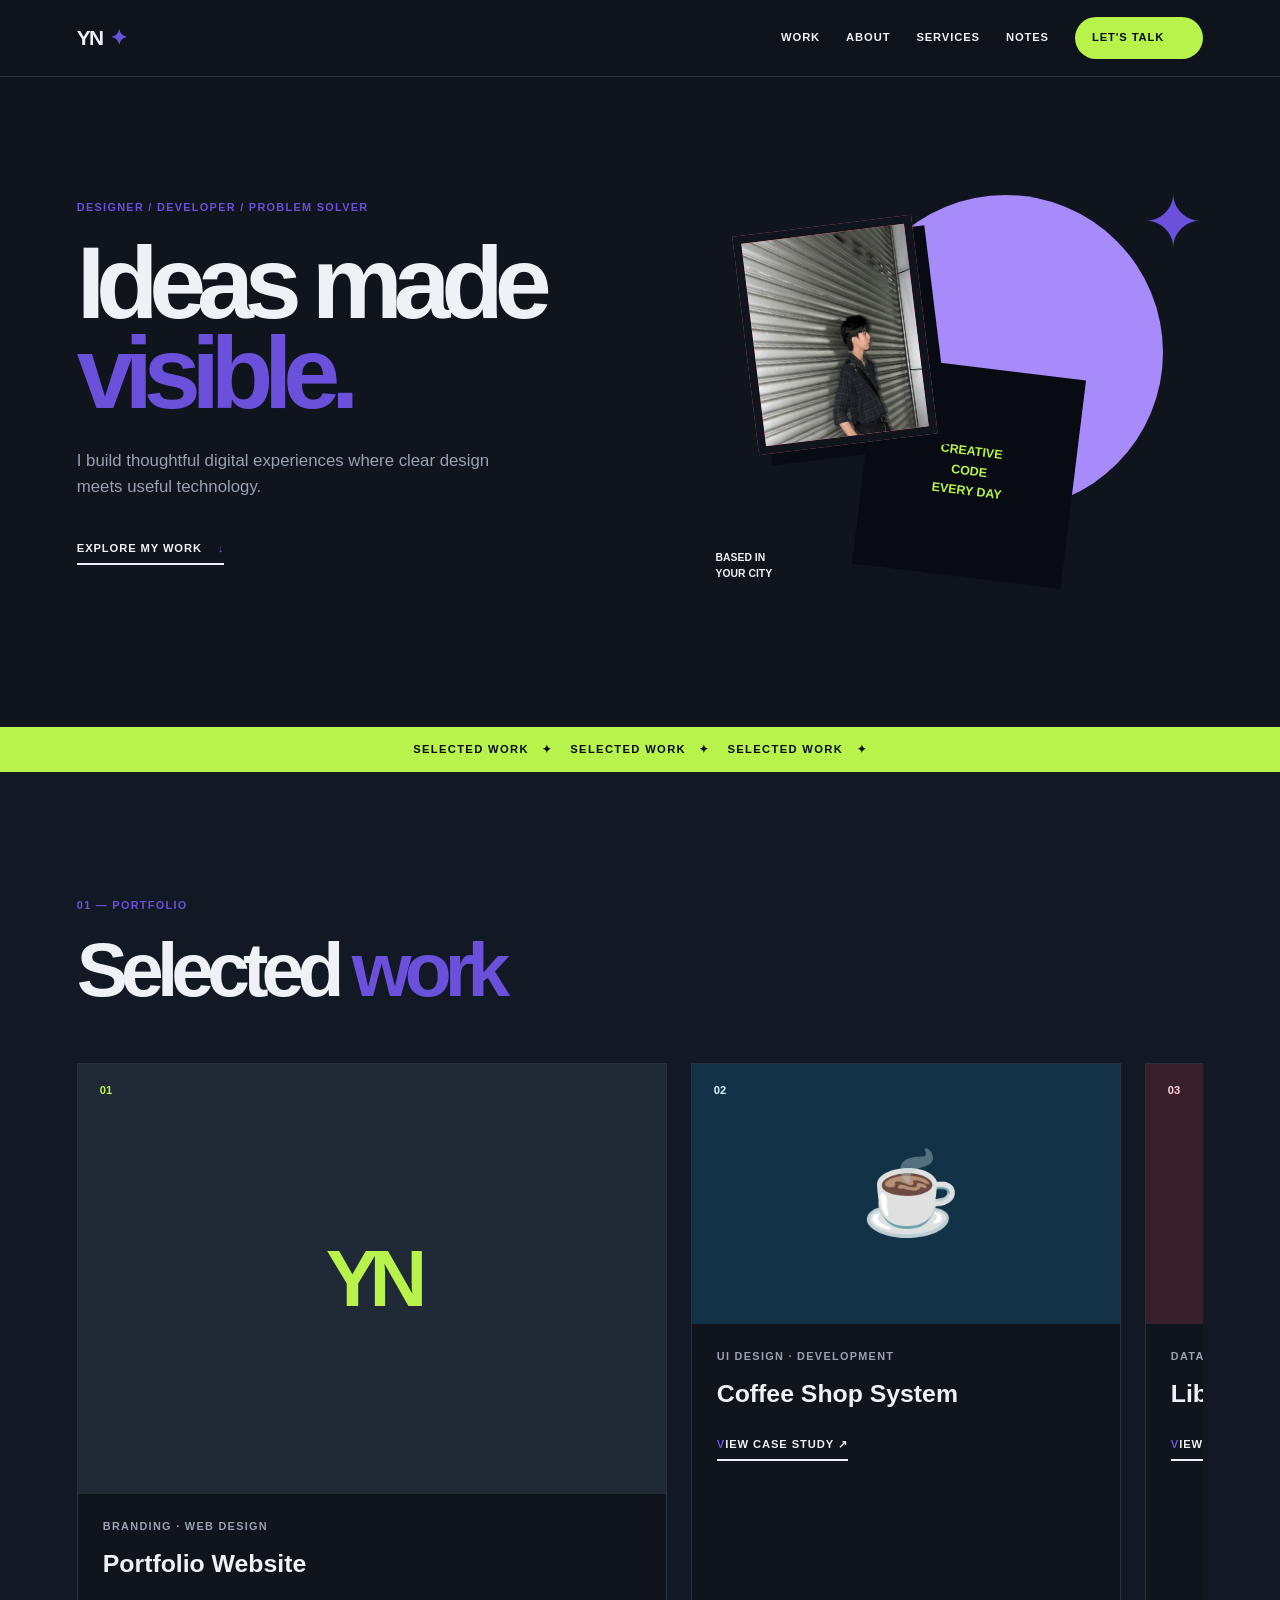
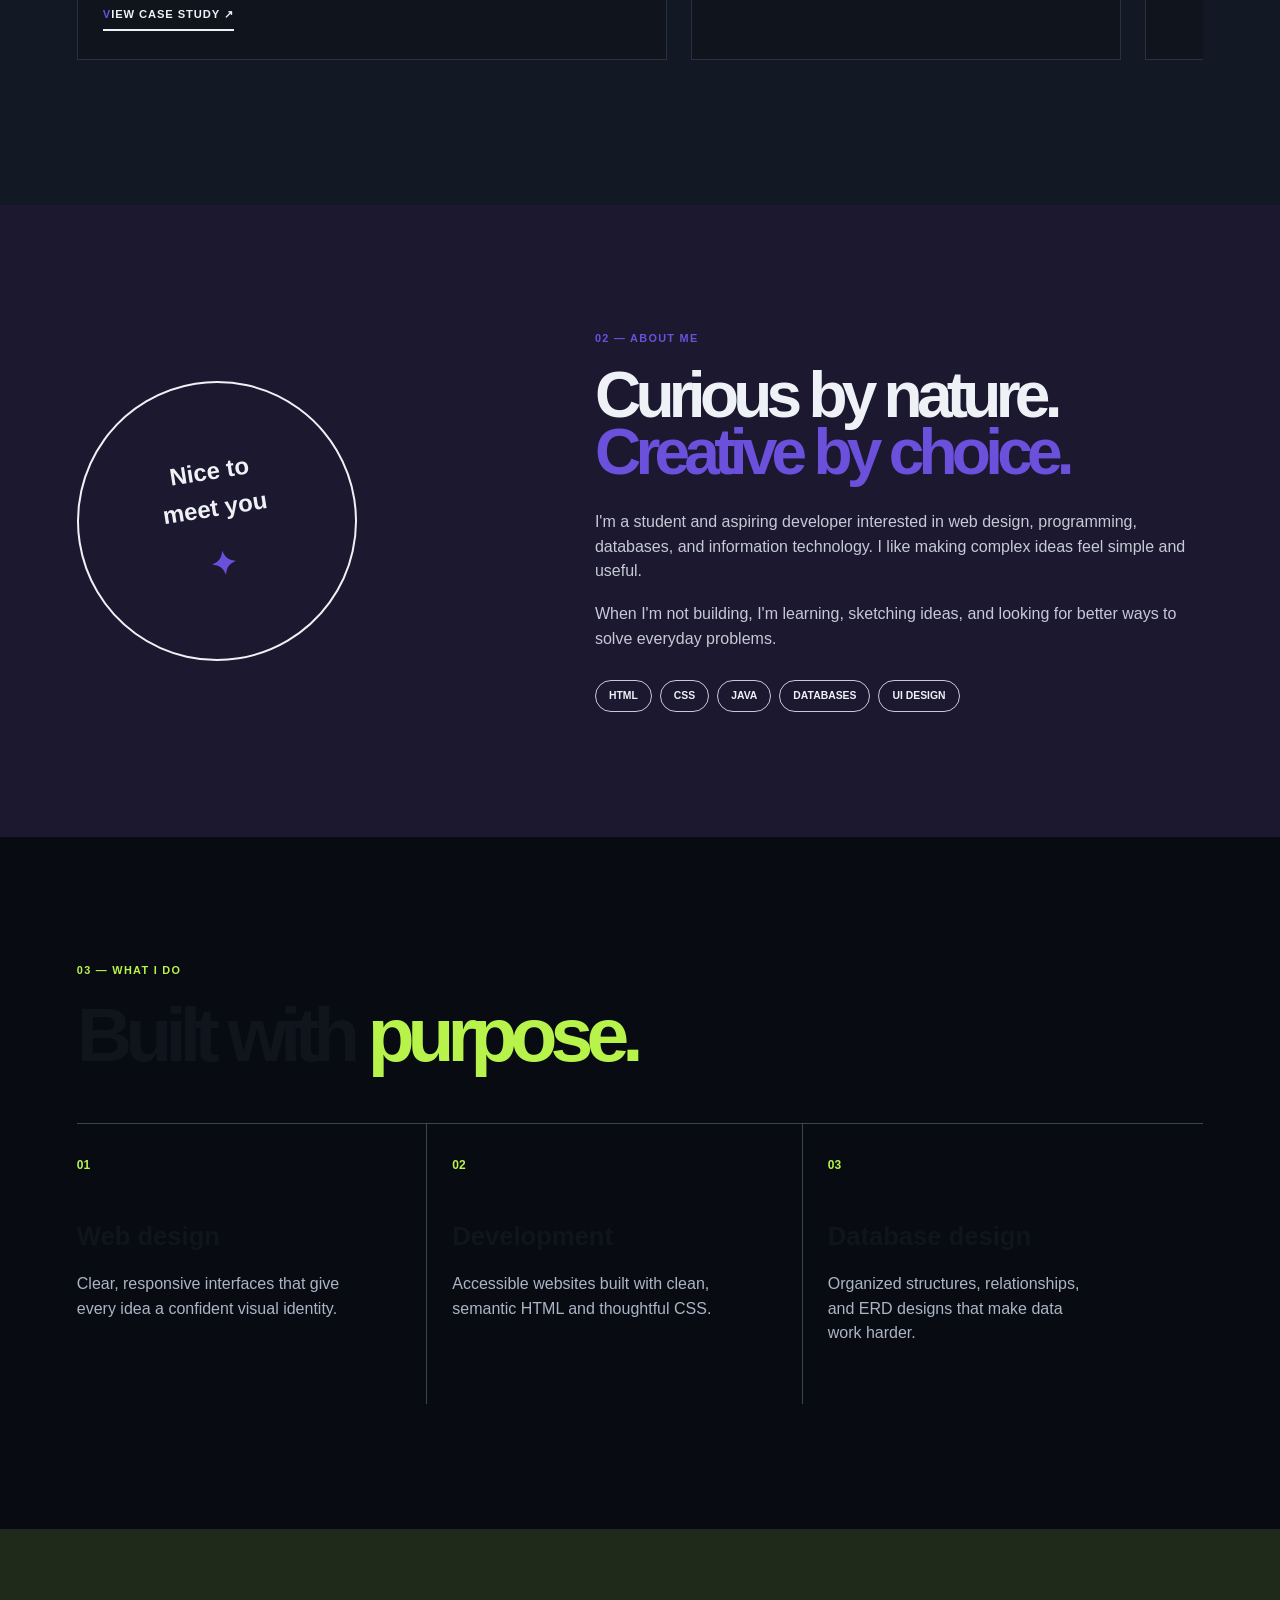
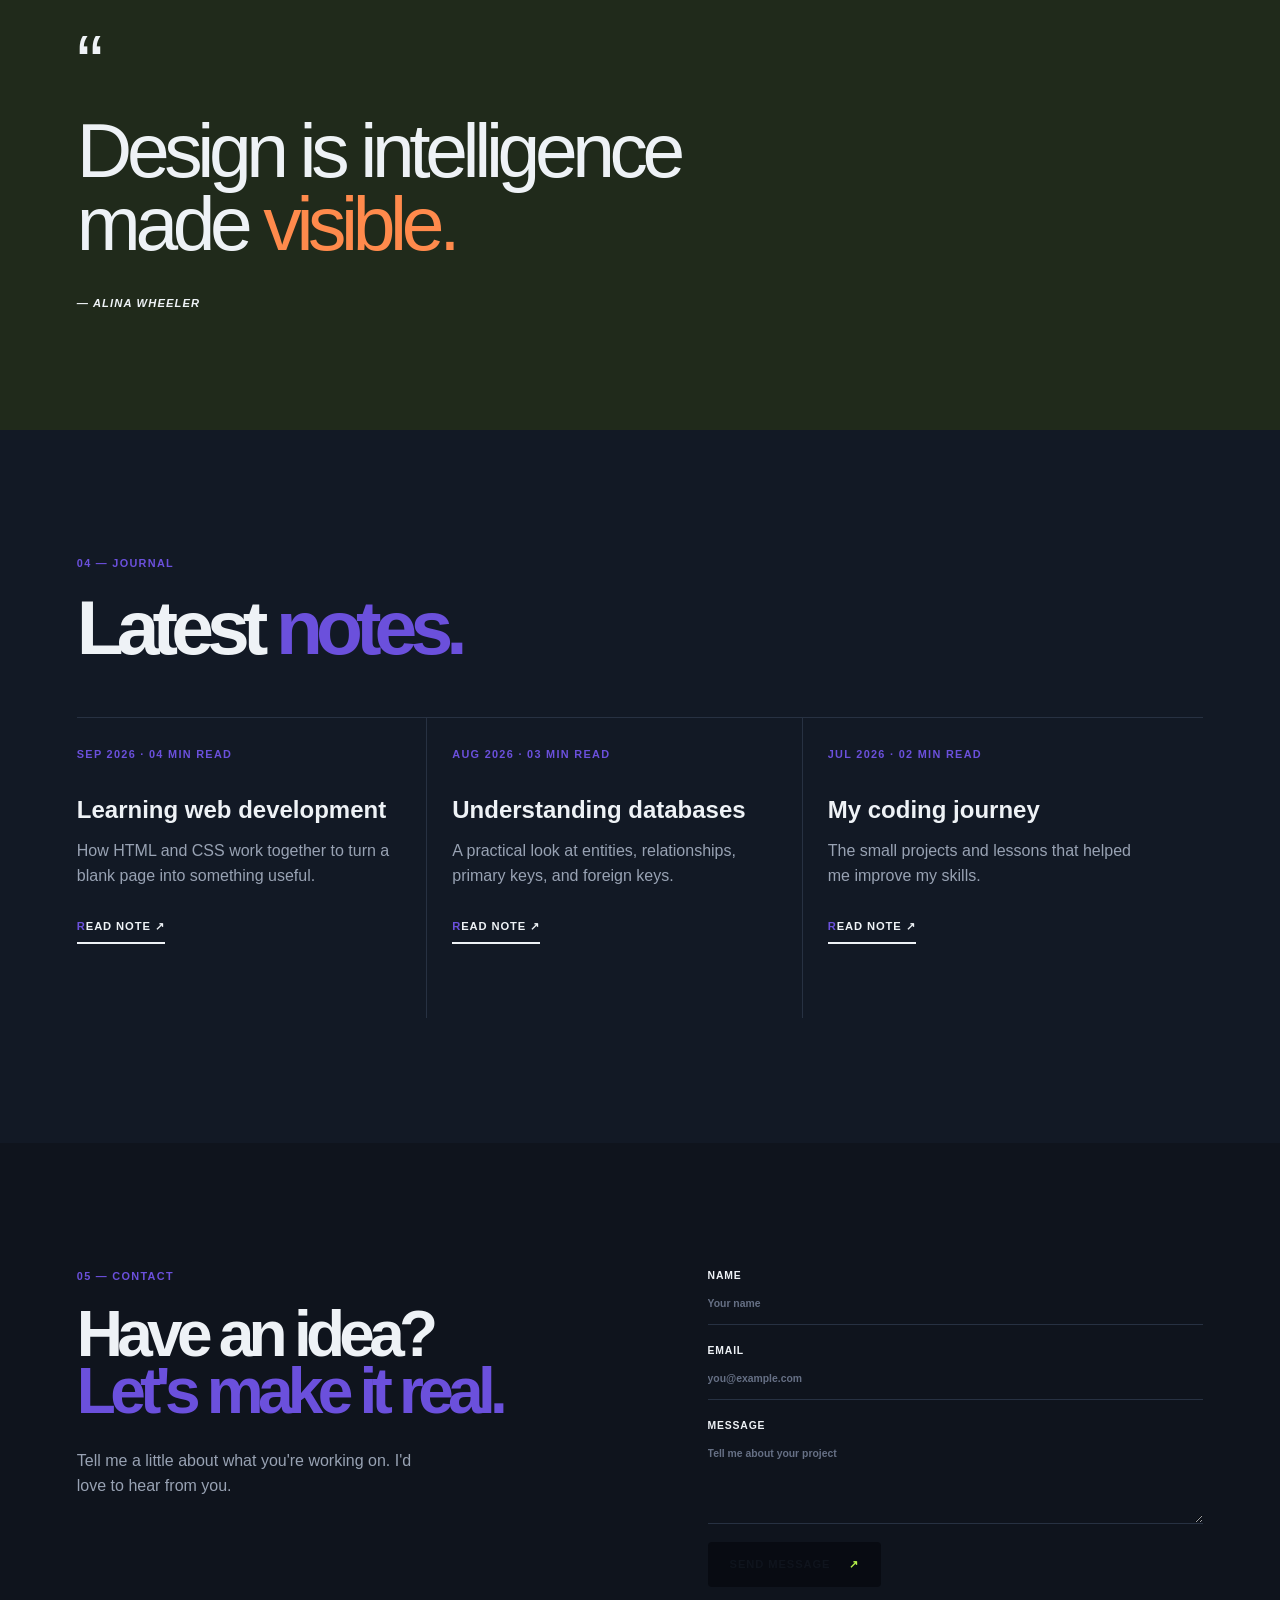
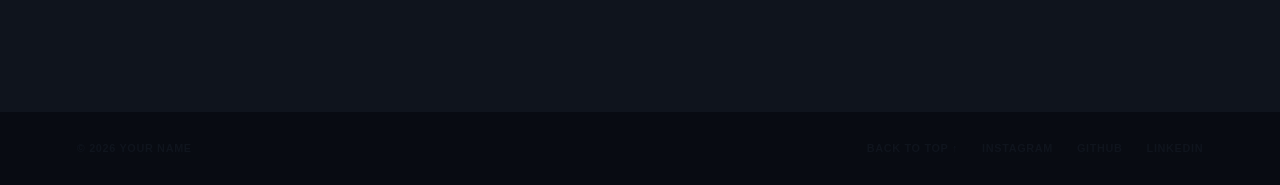
<file: index.html>
<!DOCTYPE html>
<html lang="en">
<head>
    <meta charset="UTF-8">
    <meta name="viewport" content="width=device-width, initial-scale=1.0">
    <meta name="description" content="A creative portfolio for Your Name.">
    <title>Your Name — Creative Portfolio</title>
    <link rel="stylesheet" href="styles.css">
</head>
<body>
    <header class="site-header">
        <div class="container nav-wrap">
            <a class="logo" href="#home">YN<span>✦</span></a>
            <nav aria-label="Main navigation">
                <a href="#work">Work</a>
                <a href="#about">About</a>
                <a href="#services">Services</a>
                <a href="#notes">Notes</a>
                <a class="nav-contact" href="#contact">Let's talk <span>↗</span></a>
            </nav>
        </div>
    </header>

    <main>
        <section class="hero" id="home">
            <div class="container hero-grid">
                <div class="hero-copy">
                    <p class="eyebrow">Designer / Developer / Problem solver</p>
                    <h1>Ideas made <em>visible.</em></h1>
                    <p class="hero-intro">I build thoughtful digital experiences where clear design meets useful technology.</p>
                    <a class="arrow-link" href="#work">Explore my work <span>↓</span></a>
                </div>
                <div class="hero-art" aria-label="Abstract decorative illustration">
                    <div class="profile-photo">
                        <img src="36f1793d-8eec-4215-a31d-64c2f077ad40.png" alt="Profile portrait of Your Name">
                    </div>
                    <div class="art-circle"></div>
                    <div class="art-square">CREATIVE<br>CODE<br>EVERY DAY</div>
                    <span class="art-star">✦</span>
                    <span class="art-label">Based in<br>your city</span>
                </div>
            </div>
            <div class="hero-ticker" aria-hidden="true"><span>SELECTED WORK&nbsp;&nbsp; ✦ &nbsp;&nbsp; SELECTED WORK&nbsp;&nbsp; ✦ &nbsp;&nbsp; SELECTED WORK&nbsp;&nbsp; ✦</span></div>
        </section>

        <section class="section work" id="work">
            <div class="container">
                <div class="section-heading"><p class="eyebrow">01 — Portfolio</p><h2>Selected <em>work</em></h2></div>
                <div class="work-grid">
                    <article class="project project-large"><div class="project-visual visual-orange"><span>01</span><strong>YN</strong></div><div class="project-info"><p class="project-type">Branding · Web design</p><h3>Portfolio Website</h3><a href="#contact" class="text-link">View case study ↗</a></div></article>
                    <article class="project"><div class="project-visual visual-blue"><span>02</span><strong>☕</strong></div><div class="project-info"><p class="project-type">UI design · Development</p><h3>Coffee Shop System</h3><a href="#contact" class="text-link">View case study ↗</a></div></article>
                    <article class="project"><div class="project-visual visual-green"><span>03</span><strong>LIB</strong></div><div class="project-info"><p class="project-type">Database · UX research</p><h3>Library Database</h3><a href="#contact" class="text-link">View case study ↗</a></div></article>
                </div>
            </div>
        </section>

        <section class="section about" id="about">
            <div class="container about-grid">
                <div class="about-stamp"><span>Nice to<br>meet you</span><strong>✦</strong></div>
                <div class="about-copy"><p class="eyebrow">02 — About me</p><h2>Curious by nature.<br><em>Creative by choice.</em></h2><p>I'm a student and aspiring developer interested in web design, programming, databases, and information technology. I like making complex ideas feel simple and useful.</p><p>When I'm not building, I'm learning, sketching ideas, and looking for better ways to solve everyday problems.</p><div class="skills"><span>HTML</span><span>CSS</span><span>Java</span><span>Databases</span><span>UI design</span></div></div>
            </div>
        </section>

        <section class="section services" id="services">
            <div class="container"><div class="section-heading light"><p class="eyebrow">03 — What I do</p><h2>Built with <em>purpose.</em></h2></div><div class="services-grid"><article class="service"><span>01</span><h3>Web design</h3><p>Clear, responsive interfaces that give every idea a confident visual identity.</p></article><article class="service"><span>02</span><h3>Development</h3><p>Accessible websites built with clean, semantic HTML and thoughtful CSS.</p></article><article class="service"><span>03</span><h3>Database design</h3><p>Organized structures, relationships, and ERD designs that make data work harder.</p></article></div></div>
        </section>

        <section class="quote"><div class="container"><p class="quote-mark">“</p><blockquote>Design is intelligence<br>made <em>visible.</em></blockquote><cite>— Alina Wheeler</cite></div></section>

        <section class="section notes" id="notes">
            <div class="container"><div class="section-heading"><p class="eyebrow">04 — Journal</p><h2>Latest <em>notes.</em></h2></div><div class="notes-grid"><article class="note"><p class="note-date">SEP 2026 · 04 MIN READ</p><h3>Learning web development</h3><p>How HTML and CSS work together to turn a blank page into something useful.</p><a href="#contact" class="text-link">Read note ↗</a></article><article class="note"><p class="note-date">AUG 2026 · 03 MIN READ</p><h3>Understanding databases</h3><p>A practical look at entities, relationships, primary keys, and foreign keys.</p><a href="#contact" class="text-link">Read note ↗</a></article><article class="note"><p class="note-date">JUL 2026 · 02 MIN READ</p><h3>My coding journey</h3><p>The small projects and lessons that helped me improve my skills.</p><a href="#contact" class="text-link">Read note ↗</a></article></div></div>
        </section>

        <section class="contact" id="contact"><div class="container contact-grid"><div><p class="eyebrow">05 — Contact</p><h2>Have an idea?<br><em>Let's make it real.</em></h2><p>Tell me a little about what you're working on. I'd love to hear from you.</p></div><form class="contact-form"><label>Name<input type="text" name="name" placeholder="Your name" required></label><label>Email<input type="email" name="email" placeholder="you@example.com" required></label><label>Message<textarea name="message" placeholder="Tell me about your project" required></textarea></label><button type="submit">Send message <span>↗</span></button></form></div></section>
    </main>

    <footer><div class="container footer-wrap"><p>© 2026 Your Name</p><div><a href="#home">Back to top ↑</a><a href="#">Instagram</a><a href="#">GitHub</a><a href="#">LinkedIn</a></div></div></footer>
</body>
</html>
</file>
<file: styles.css>
:root {
    --night: #080b12;
    --paper: #0f141d;
    --lime: #b7f34a;
    --lavender: #a78bfa;
    --sky: #65c7ff;
    --rose: #ff6b8a;
    --muted: #98a2b3;
    --line: #273142;
    --white: #171e2a;
    --orange: #ff8a4c;
}

* { box-sizing: border-box; margin: 0; padding: 0; }
html { scroll-behavior: smooth; }
body {
    background: var(--paper);
    color: #eef2f6;
    font-family: Arial, Helvetica, sans-serif;
    line-height: 1.55;
}
a { color: inherit; text-decoration: none; }
button, input, textarea { font: inherit; }
.container { width: min(1180px, 88%); margin-inline: auto; }

.site-header {
    position: sticky;
    top: 0;
    z-index: 10;
    background: rgba(15, 20, 29, .94);
    border-bottom: 1px solid var(--line);
    backdrop-filter: blur(12px);
}
.nav-wrap { min-height: 76px; display: flex; align-items: center; justify-content: space-between; }
.logo { font-size: 1.3rem; font-weight: 900; letter-spacing: -.08em; }
.logo span { color: #6b50dc; margin-left: 8px; }
nav { display: flex; align-items: center; gap: 26px; font-size: .7rem; font-weight: 700; letter-spacing: .08em; text-transform: uppercase; }
nav a { transition: opacity .2s, transform .2s; }
nav a:hover { opacity: .6; transform: translateY(-2px); }
.nav-contact { background: var(--lime); color: var(--night); border-radius: 999px; padding: 12px 17px; }
.nav-contact span { color: var(--lime); margin-left: 8px; }

.hero { position: relative; overflow: hidden; background: var(--paper); }
.hero-grid { min-height: 650px; display: grid; grid-template-columns: 1.05fr .95fr; align-items: center; gap: 7%; padding: 80px 0 120px; }
.eyebrow, .project-type, .note-date {
    color: #6b50dc;
    font-size: .68rem;
    font-weight: 800;
    letter-spacing: .12em;
    text-transform: uppercase;
}
.hero h1, .section-heading h2, .about-copy h2, .contact h2 {
    font-size: clamp(3.5rem, 8vw, 7.5rem);
    line-height: .88;
    letter-spacing: -.09em;
    margin: 22px 0 30px;
}
.hero h1 em, .section-heading em, .about-copy em, .contact em, blockquote em { color: #6b50dc; font-style: normal; }
.hero-intro { max-width: 420px; color: var(--muted); font-size: 1.05rem; margin-bottom: 35px; }
.arrow-link, .text-link { display: inline-block; border-bottom: 2px solid #eef2f6; padding-bottom: 6px; font-size: .7rem; font-weight: 800; letter-spacing: .08em; text-transform: uppercase; }
.arrow-link span, .text-link::first-letter { color: #6b50dc; }
.arrow-link span { margin-left: 12px; }

.hero-art { height: 430px; position: relative; }
.profile-photo {
    position: absolute;
    z-index: 2;
    top: 58px;
    left: 8%;
    width: 180px;
    height: 220px;
    overflow: hidden;
    border: 8px solid var(--paper);
    background: var(--rose);
    box-shadow: 12px 12px 0 var(--night);
    transform: rotate(-7deg);
}
.profile-photo img { display: block; width: 100%; height: 100%; }
.art-circle { position: absolute; top: 28px; right: 8%; width: 315px; height: 315px; border-radius: 50%; background: var(--lavender); }
.art-square { position: absolute; right: 26%; bottom: 20px; width: 210px; height: 210px; display: grid; place-content: center; background: var(--night); color: var(--lime); text-align: center; font-size: .78rem; font-weight: 800; line-height: 1.6; transform: rotate(7deg); }
.art-star { position: absolute; top: 0; right: 0; color: #6b50dc; font-size: 4.5rem; }
.art-label { position: absolute; bottom: 14px; left: 2%; font-size: .65rem; font-weight: 800; line-height: 1.6; text-transform: uppercase; }
.hero-ticker { padding: 14px 0; overflow: hidden; white-space: nowrap;     background: var(--lime);
    color: var(--night); font-size: .7rem; font-weight: 800; letter-spacing: .12em; }
.hero-ticker span { display: block; text-align: center; }

.section { padding: 125px 0; }
.section-heading { margin-bottom: 55px; }
.section-heading h2 { margin-bottom: 0; font-size: clamp(3rem, 6vw, 6rem); }
.work, .notes { background: #121925; }
.work-grid {
    display: flex;
    gap: 24px;
    align-items: stretch;
    overflow-x: auto;
    padding: 4px 2px 20px;
    scroll-snap-type: x mandatory;
    overscroll-behavior-x: contain;
    scrollbar-color: #6b50dc var(--line);
    scrollbar-width: thin;
}
.work-grid::-webkit-scrollbar { height: 8px; }
.work-grid::-webkit-scrollbar-track { background: var(--line); border-radius: 20px; }
.work-grid::-webkit-scrollbar-thumb { background: #6b50dc; border-radius: 20px; }
.project {
    flex: 0 0 min(430px, 78vw);
    overflow: hidden;
    background: var(--paper);
    border: 1px solid var(--line);
    scroll-snap-align: start;
}
.project-large { flex-basis: min(590px, 78vw); }
.project-visual { position: relative; display: grid; height: 260px; place-items: center; overflow: hidden; }
.project-large .project-visual { height: 430px; }
.project-visual span { position: absolute; top: 18px; left: 22px; font-size: .7rem; font-weight: 800; }
.project-visual strong { font-size: 5rem; letter-spacing: -.12em; }
.visual-orange { background: #202936; color: var(--lime); }
.visual-blue { background: #123247; color: #d8f2ff; }
.visual-green { background: #38202b; color: #ffd1dc; }
.project-info { padding: 24px 25px 28px; }
.project-type { color: var(--muted); margin-bottom: 10px; }
.project h3 { font-size: 1.55rem; margin-bottom: 18px; }

.about { background: #1c1830; }
.about-grid { display: grid; grid-template-columns: .8fr 1.2fr; gap: 10%; align-items: center; }
.about-stamp { width: 280px; height: 280px; display: grid; place-content: center; border: 2px solid #eef2f6; border-radius: 50%; text-align: center; font-size: 1.5rem; font-weight: 800; transform: rotate(-9deg); }
.about-stamp strong { color: #6b50dc; font-size: 2rem; margin: 15px auto 0; }
.about-copy h2 { font-size: clamp(2.8rem, 5vw, 5rem); margin: 20px 0 30px; }
.about-copy > p:not(.eyebrow) { max-width: 600px; margin-bottom: 18px; color: #c5cad5; }
.skills { display: flex; flex-wrap: wrap; gap: 8px; margin-top: 28px; }
.skills span { border: 1px solid #c5cad5; border-radius: 999px; padding: 7px 13px; font-size: .65rem; font-weight: 800; text-transform: uppercase; }

.services { background: var(--night); color: var(--paper); }
.light .eyebrow { color: var(--lime); }
.services h2 em { color: var(--lime); }
.services-grid { display: grid; grid-template-columns: repeat(3, 1fr); border-top: 1px solid #3b4556; }
.service { min-height: 280px; padding: 28px 25px 15px 0; margin-right: 25px; border-right: 1px solid #3b4556; }
.service:last-child { border: 0; }
.service > span { color: var(--lime); font-size: .75rem; font-weight: 800; }
.service h3 { font-size: 1.6rem; margin: 40px 0 15px; }
.service p { max-width: 270px; color: #abb5c5; }

.quote { padding: 115px 0; background: #202a1b; }
.quote-mark { font-size: 5rem; line-height: .5; }
.quote blockquote { max-width: 850px; margin: 30px 0; font-size: clamp(2.4rem, 6vw, 6rem); line-height: .95; letter-spacing: -.07em; }
.quote blockquote em { color: var(--orange); }
.quote cite { font-size: .7rem; font-weight: 800; letter-spacing: .1em; text-transform: uppercase; }

.notes-grid { display: grid; grid-template-columns: repeat(3, 1fr); border-top: 1px solid var(--line); }
.note { min-height: 300px; padding: 28px 25px 10px 0; margin-right: 25px; border-right: 1px solid var(--line); }
.note:last-child { border: 0; }
.note-date { color: #6b50dc; }
.note h3 { margin: 35px 0 15px; font-size: 1.5rem; line-height: 1.1; }
.note p:not(.note-date) { margin-bottom: 25px; color: var(--muted); }

.contact { padding: 125px 0; background: var(--paper); }
.contact-grid { display: grid; grid-template-columns: 1fr 1fr; gap: 12%; }
.contact h2 { font-size: clamp(3rem, 5vw, 5.5rem); }
.contact-grid > div > p:last-child { max-width: 350px; color: var(--muted); }
.contact-form { display: flex; flex-direction: column; gap: 18px; }
.contact-form label { font-size: .65rem; font-weight: 800; letter-spacing: .08em; text-transform: uppercase; }
.contact-form input, .contact-form textarea { display: block; width: 100%; padding: 12px 0; border: 0; border-bottom: 1px solid var(--line); outline: 0; background: transparent; color: #eef2f6; }
.contact-form input::placeholder, .contact-form textarea::placeholder { color: #667085; }
.contact-form input:focus, .contact-form textarea:focus { border-color: #6b50dc; }
.contact-form textarea { height: 90px; resize: vertical; }
.contact-form button { align-self: flex-start; padding: 14px 22px; border: 0; border-radius: 4px; background: var(--night); color: var(--paper); cursor: pointer; font-size: .7rem; font-weight: 800; letter-spacing: .08em; text-transform: uppercase; }
.contact-form button span { color: var(--lime); margin-left: 15px; }

footer { padding: 28px 0; background: var(--night); color: var(--paper); font-size: .68rem; font-weight: 800; letter-spacing: .06em; text-transform: uppercase; }
.footer-wrap, .footer-wrap > div { display: flex; justify-content: space-between; gap: 24px; }
.footer-wrap a:hover { color: var(--lime); }

@media (max-width: 800px) {
    .nav-wrap {
        min-height: auto;
        padding: 14px 0 10px;
        flex-direction: column;
        align-items: stretch;
        gap: 12px;
    }
    nav {
        width: 100%;
        gap: 18px;
        justify-content: flex-start;
        overflow-x: auto;
        padding-bottom: 4px;
        scrollbar-width: thin;
        scrollbar-color: var(--lime) transparent;
    }
    nav a {
        flex: 0 0 auto;
        white-space: nowrap;
    }
    nav a:not(.nav-contact) { display: inline; }
    .hero-grid, .about-grid, .contact-grid { grid-template-columns: 1fr; gap: 45px; }
    .hero-grid { min-height: auto; padding: 80px 0 60px; }
    .hero-art { height: 330px; }
    .art-circle { width: 220px; height: 220px; }
    .profile-photo { top: 45px; left: 3%; width: 145px; height: 180px; }
    .art-square { width: 160px; height: 160px; right: 27%; }
    .work-grid { gap: 16px; }
    .project-large { grid-row: auto; }
    .project-large .project-visual { height: 300px; }
    .services-grid, .notes-grid { grid-template-columns: 1fr; }
    .service, .note { min-height: 0; margin: 0; padding: 25px 0; border-right: 0; border-bottom: 1px solid #dd4b4b; }
    .note { border-color: var(--line); }
    .about-stamp { width: 220px; height: 220px; }
    .footer-wrap, .footer-wrap > div { flex-wrap: wrap; }
}

@media (max-width: 480px) {
    .container { width: 84%; }
    .section, .contact { padding: 80px 0; }
    .hero h1 { font-size: 3.8rem; }
    .section-heading h2 { font-size: 3.5rem; }
    .art-circle { right: 0; }
    .profile-photo { left: 0; width: 125px; height: 160px; }
    .art-square { right: 25%; }
    .footer-wrap > div { gap: 12px; }
}
</file>
